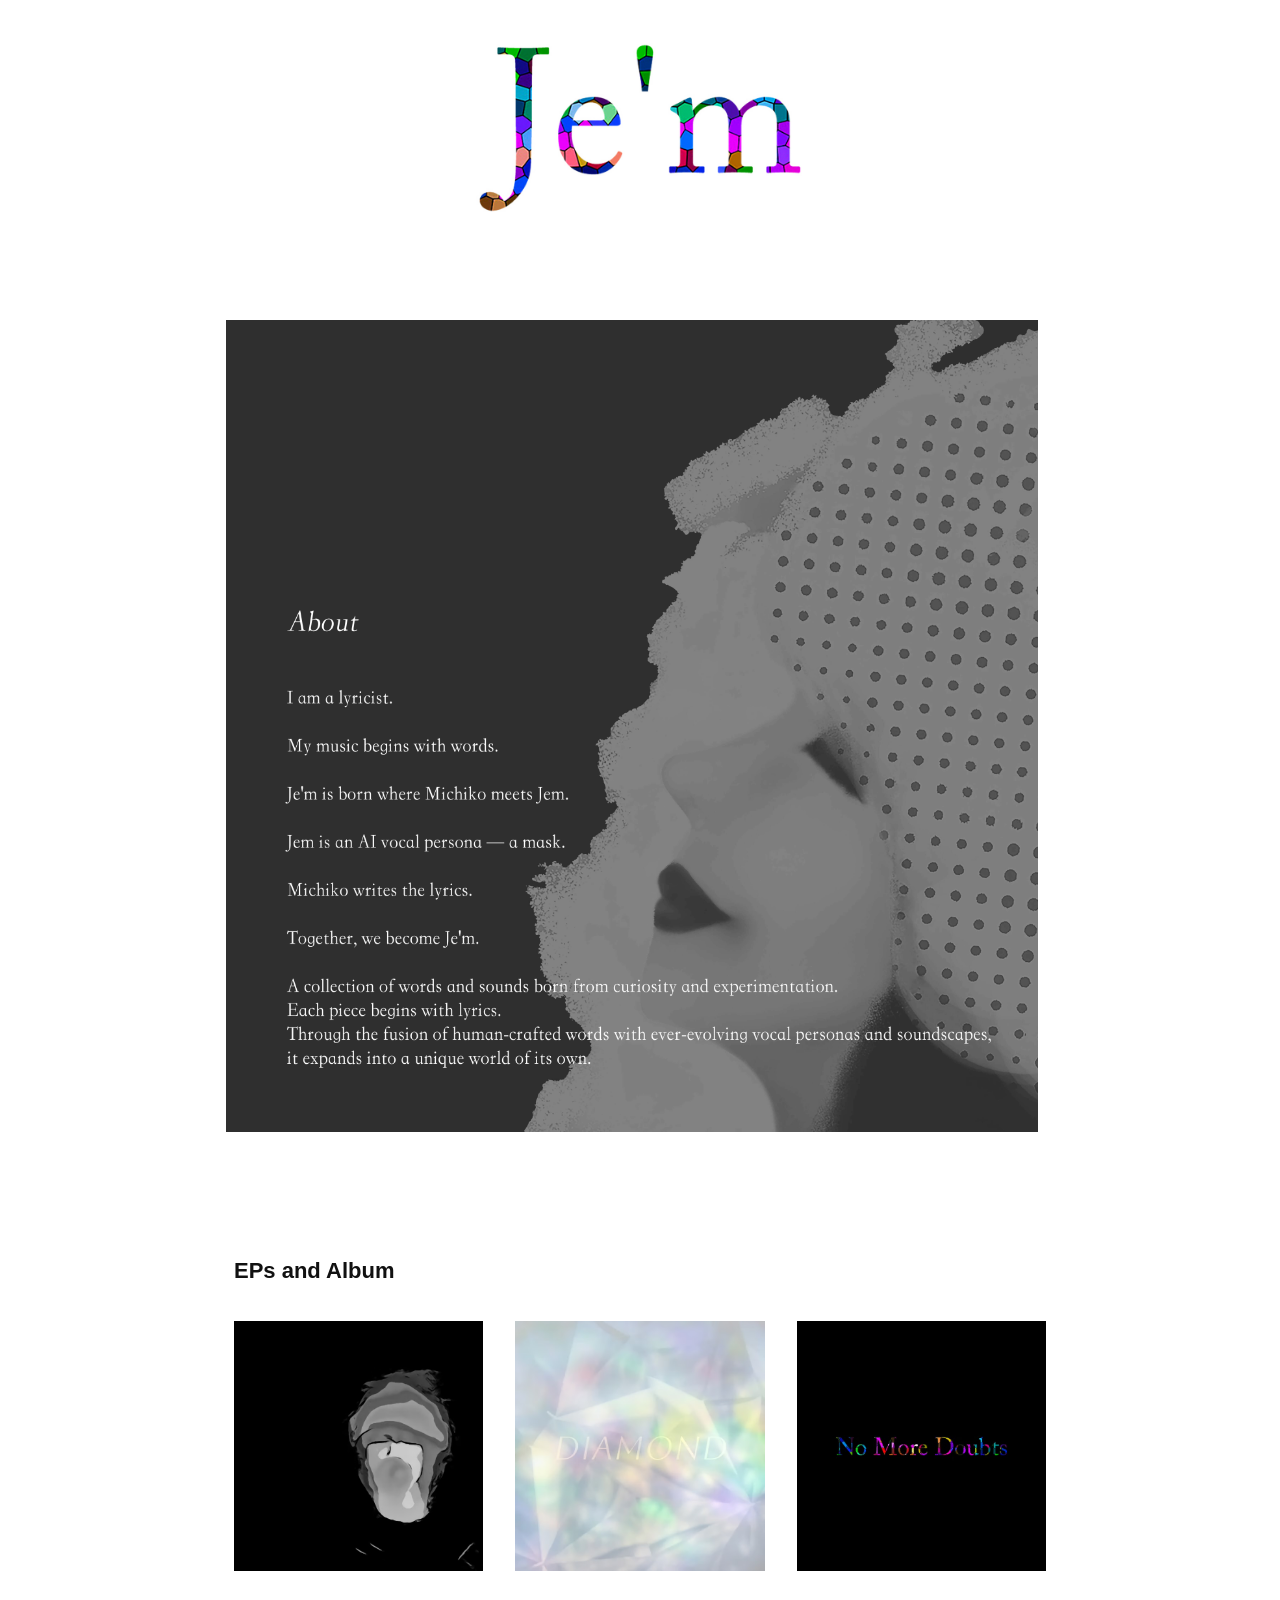
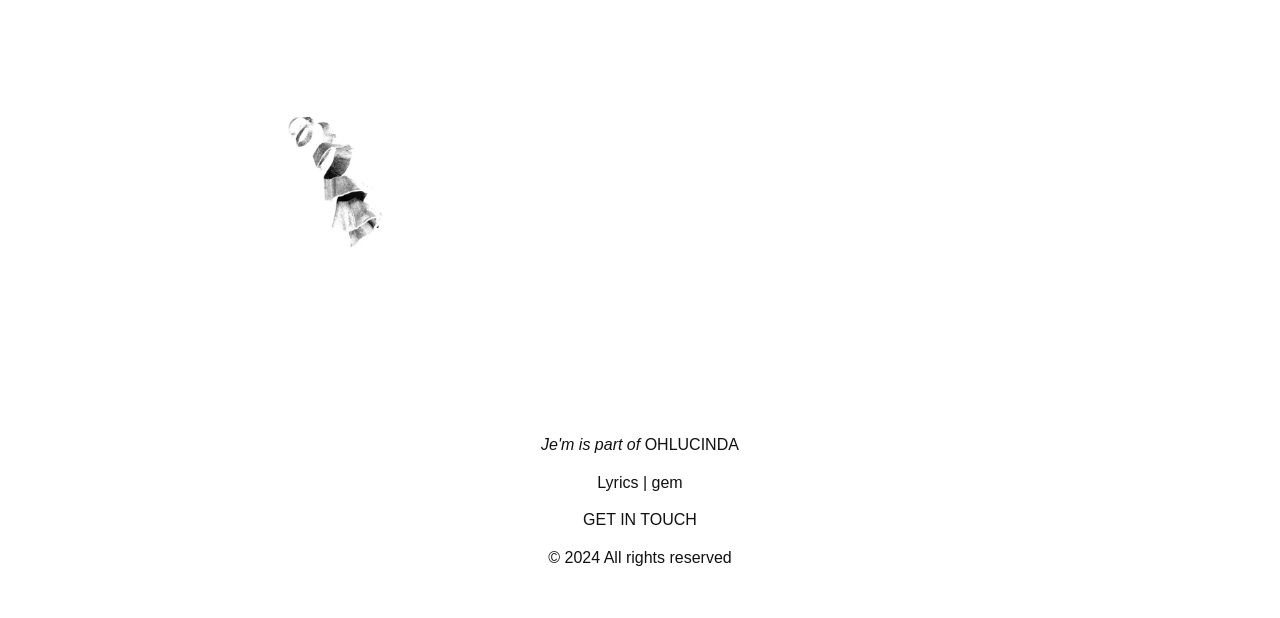
<file: index.html>
<!DOCTYPE html>
<html lang="en">
<head>
  <meta charset="UTF-8" />
  <meta name="viewport" content="width=device-width, initial-scale=1.0" />

  <title>Je'm | OHLUCINDA</title>
  <meta name="description" content="Where human-crafted lyrics meet evolving vocal personas and soundscapes." />

  <meta property="og:title" content="Je'm | OHLUCINDA" />
  <meta property="og:description" content="Where human-crafted lyrics meet evolving vocal personas and soundscapes." />
  <meta property="og:image" content="https://medium.ohlucinda.com/jem-z-og.jpg" />
  <meta property="og:url" content="https://medium.ohlucinda.com/" />
  <meta property="og:type" content="website" />

  <link rel="icon" href="images/favicon.ico" type="image/favicon.ico" />
  <link rel="apple-touch-icon.png" href="images/apple-touch-icon.png" />
  <link rel="stylesheet" href="style.css" />
</head>

<body>

  <!-- Page cover -->
  <header class="cover">
    <img
      class="cover-image"
      src="images/Je'mfile-2.jpg"
      alt=""
    />
  </header>

  <main class="page">

  <img
    class="body-image"
    src="images/jemmedium-sq1.jpg"
    alt=""
  />

 </main>

   <section class="releases">
      <h2>EPs and Album</h2>

      <div class="album-grid">
        <a
          class="album-link"
          href="https://music.apple.com/jp/album/rejoicing-ep/1880337592?l=en-US"
          aria-label="Open album 1"
        >
          <img
            src="images/rejoicing.jpg"
            alt=""
          />
        </a>

        <a
          class="album-link"
          href="https://music.apple.com/jp/album/diamond-variation/1894341702?l=en-US"
          aria-label="Open album 2"
        >
          <img
            src="images/diamondvariation.jpg"
            alt=""
          />
        </a>

        <a
          class="album-link"
          href="https://music.apple.com/jp/album/no-more-doubts-ep/6801478641?l=en-US"
          aria-label="Open album 3"
        >
          <img
            src="images/nomoredoubts.jpg"
            alt=""
          />
        </a>

        <a
          class="album-link"
          href="https://music.apple.com/jp/album/a-draft-ep/6773225641?l=en-US"
          aria-label="Open A Draft - EP"
        >
          <img
            src="images/adraft.jpg"
            alt=""
          />
        </a>
      </div>
    </section>

  <footer class="site-footer">
    <p><em>Je'm is part of</em> <a href="https://ohlucinda.com/">OHLUCINDA</a></p>

    <p>
      <a href="https://lyrics.ohlucinda.com/">Lyrics</a>
      |
      <a href="https://gem.ohlucinda.com/">gem</a>
    </p>

    <p>
      <a href="mailto:jemmusicja@duck.com">GET IN TOUCH</a>
    </p>

    <p>© 2024 All rights reserved</p>
  </footer>

</body>
</html>
</file>
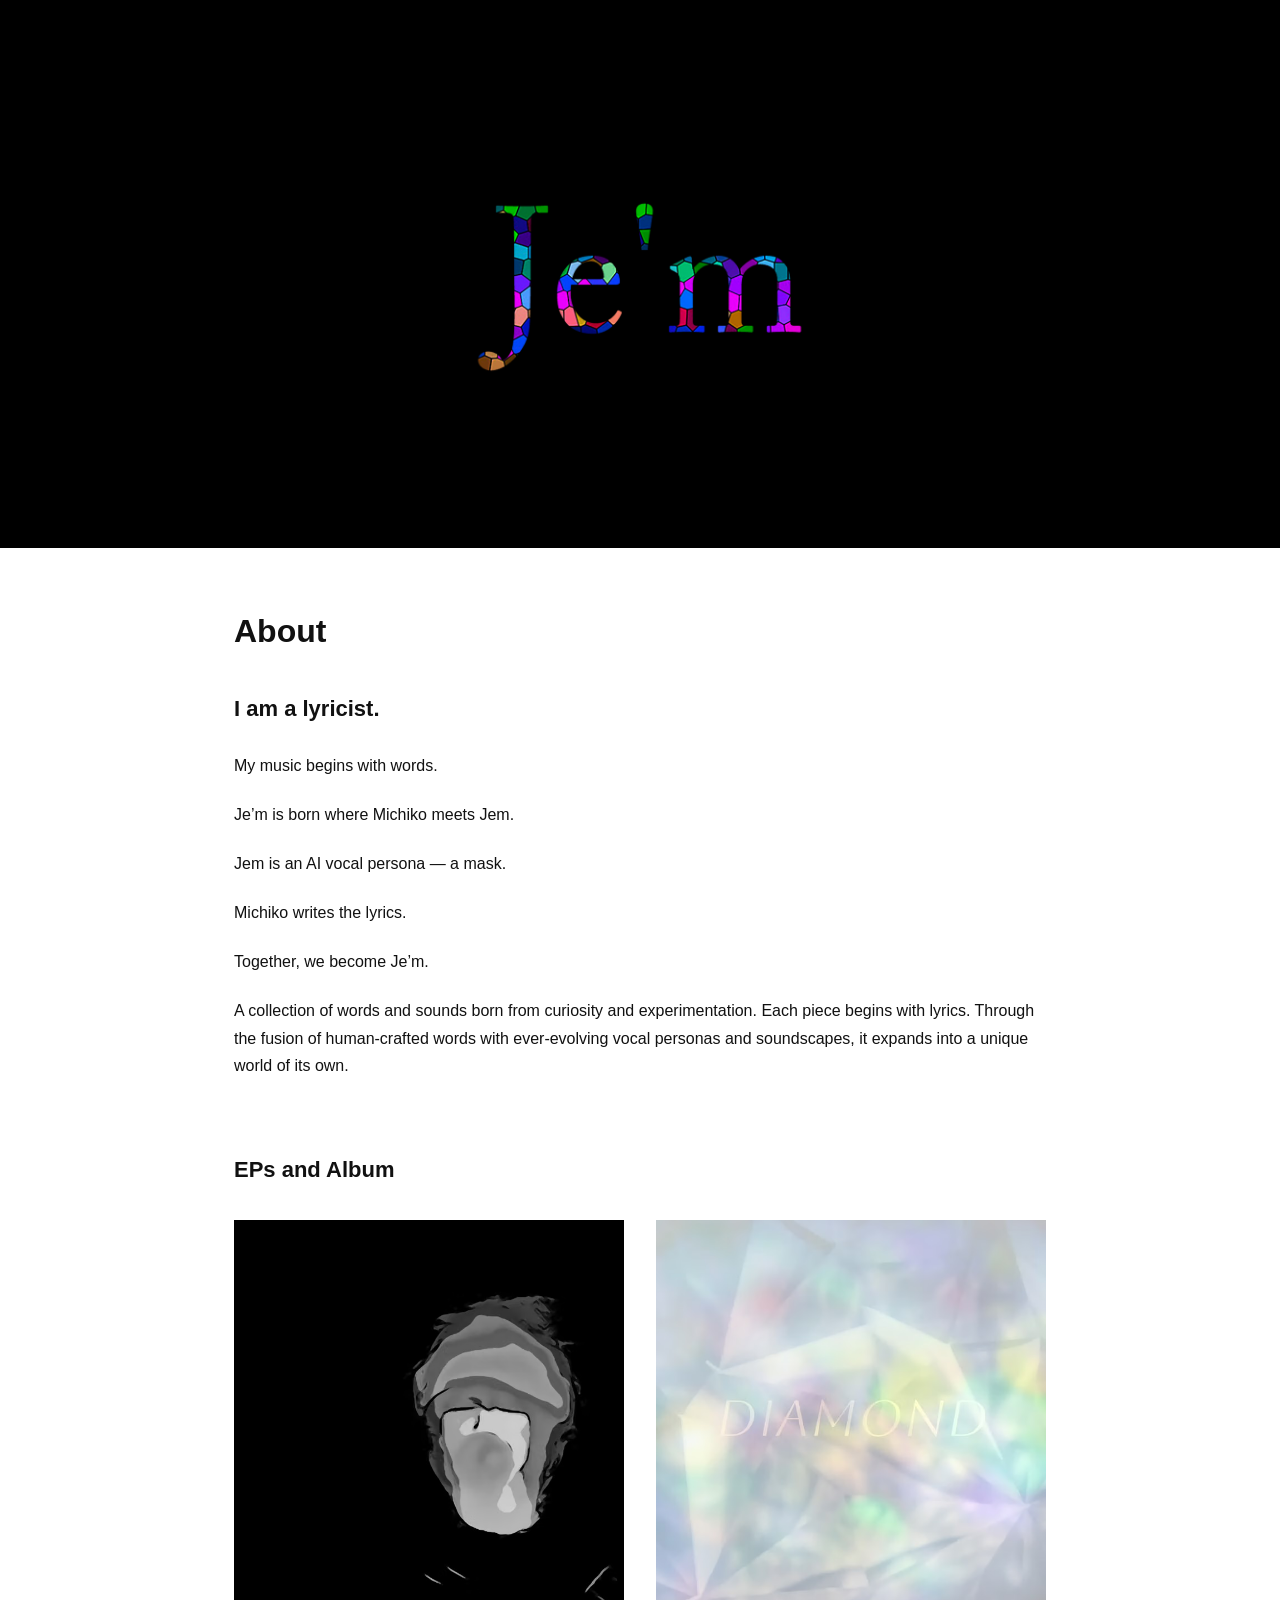
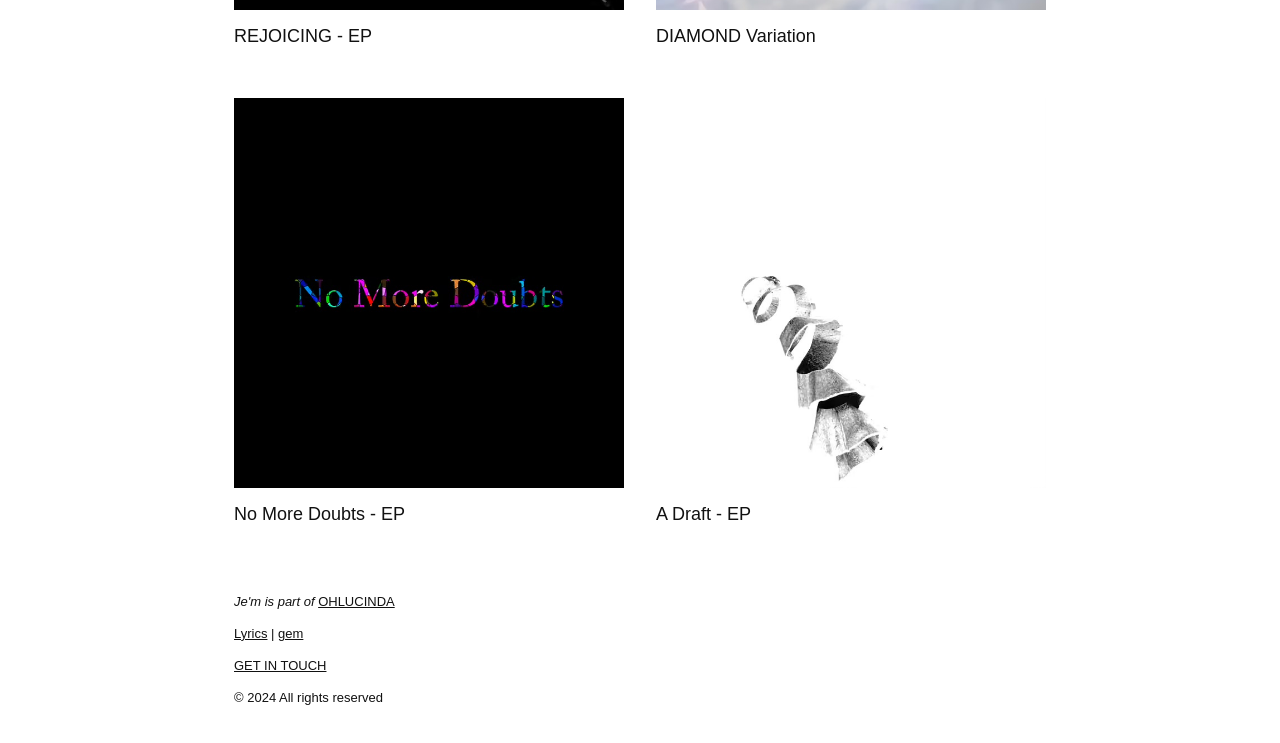
<file: aboutjem/index.html>
<!DOCTYPE html>
<html lang="en">
<head>
  <meta charset="UTF-8" />
  <meta name="viewport" content="width=device-width, initial-scale=1.0" />

  <title>Je'm | OHLUCINDA</title>
  <meta name="description" content="Where human-crafted lyrics meet evolving vocal personas and soundscapes." />

  <meta property="og:title" content="Je'm | OHLUCINDA" />
  <meta property="og:description" content="Where human-crafted lyrics meet evolving vocal personas and soundscapes." />
  <meta property="og:image" content="https://medium.ohlucinda.com/jem-z-og.jpg" />
  <meta property="og:url" content="https://medium.ohlucinda.com/" />
  <meta property="og:type" content="website" />

  <link rel="icon" href="../images/favicon.ico" type="image/favicon.ico" />
  <link rel="apple-touch-icon.png" href="../images/apple-touch-icon.png" />
  <link rel="stylesheet" href="style.css" />
</head>

<body>

  <!-- Cover -->
  <header class="cover">
    <img
      class="cover-image"
      src="../images/Je'mfile-1.jpg"
      alt=""
    />
  </header>

  <!-- Background image -->
  <div class="background-image"></div>

  <!-- White page area -->
  <main class="page">

    <section class="about">
      <h1>About</h1>

      <div class="about-text">
        <h2>I am a lyricist.</h2>

        <p>My music begins with words.</p>

        <p>Je’m is born where Michiko meets Jem.</p>

        <p>Jem is an AI vocal persona — a mask.</p>

        <p>Michiko writes the lyrics.</p>

        <p>Together, we become Je’m.</p>

        <p>
          A collection of words and sounds born from curiosity and experimentation.
          Each piece begins with lyrics. Through the fusion of human-crafted words
          with ever-evolving vocal personas and soundscapes, it expands into a
          unique world of its own.
        </p>
      </div>
    </section>

    <section class="releases">
      <h2>EPs and Album</h2>

      <div class="album-grid">

        <a
          class="album-link"
          href="https://music.apple.com/jp/album/rejoicing-ep/1880337592?l=en-US"
          aria-label="Open REJOICING - EP"
        >
          <img src="../images/rejoicing.jpg" alt="" />
          <span>REJOICING - EP</span>
        </a>

        <a
          class="album-link"
          href="https://music.apple.com/jp/album/diamond-variation/1894341702?l=en-US"
          aria-label="Open DIAMOND Variation"
        >
          <img src="../images/diamondvariation.jpg" alt="" />
          <span>DIAMOND Variation</span>
        </a>

        <a
          class="album-link"
          href="https://music.apple.com/jp/album/no-more-doubts-ep/1894552002?l=en-US"
          aria-label="Open No More Doubts - EP"
        >
          <img src="../images/nomoredoubts.jpg" alt="" />
          <span>No More Doubts - EP</span>
        </a>

        <a
          class="album-link"
          href="https://music.apple.com/jp/album/a-draft-ep/6773225641?l=en-US"
          aria-label="Open A Draft - EP"
        >
          <img src="../images/adraft.jpg" alt="" />
          <span>A Draft - EP</span>
        </a>

      </div>
    </section>

  </main>

  <footer class="site-footer">

    <p>
      <em>Je'm is part of</em>
      <a href="https://ohlucinda.com/">OHLUCINDA</a>
    </p>

    <p>
      <a href="https://lyrics.ohlucinda.com/">Lyrics</a>
      |
      <a href="https://gem.ohlucinda.com/">gem</a>
    </p>

    <p>
      <a href="mailto:jemmusicja@duck.com">GET IN TOUCH</a>
    </p>

    <p>© 2024 All rights reserved</p>

  </footer>

</body>
</html>
</file>
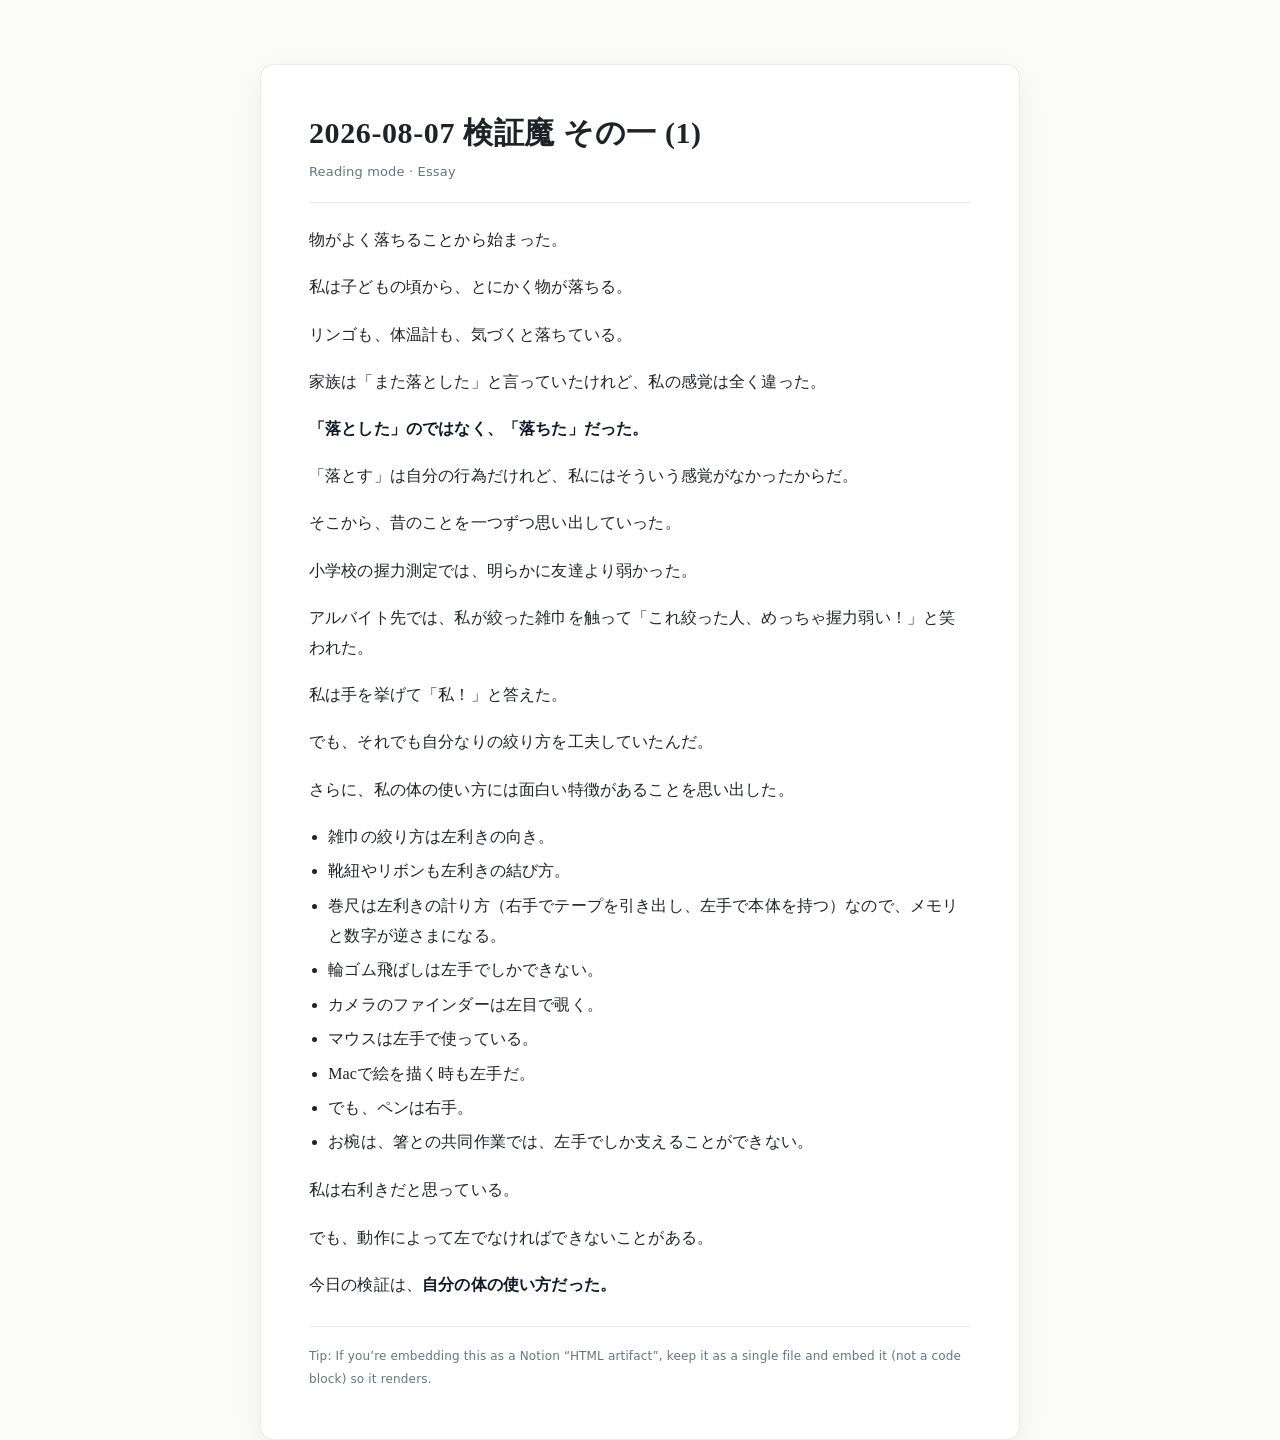
<file: kenshoma.index.html>
<!doctype html>
<html lang="ja">
<head>
  <meta charset="utf-8" />
  <meta name="viewport" content="width=device-width, initial-scale=1" />
  <title>2026-08-07 検証魔 その一 (1)</title>
  <meta name="color-scheme" content="light dark" />
  <style>
    :root{
      --bg:#fbfbf8;
      --paper:#ffffff;
      --text:#1f2328;
      --muted:#6b7280;
      --rule:rgba(0,0,0,.08);
      --accent:#111827;
      --max: 760px;
      --radius: 14px;
      --shadow: 0 10px 30px rgba(0,0,0,.06);
    }
    @media (prefers-color-scheme: dark){
      :root{
        --bg:#0b0f14;
        --paper:#0f1620;
        --text:#e6edf3;
        --muted:#9aa4b2;
        --rule:rgba(255,255,255,.10);
        --accent:#e6edf3;
        --shadow: 0 10px 30px rgba(0,0,0,.35);
      }
    }
    html,body{height:100%}
    body{
      margin:0;
      background:var(--bg);
      color:var(--text);
      font-family: ui-serif, "Hiragino Mincho ProN", "Yu Mincho", "Noto Serif JP", "Source Han Serif JP", serif;
      line-height:1.9;
      letter-spacing: .01em;
      -webkit-font-smoothing: antialiased;
      text-rendering: optimizeLegibility;
    }
    .wrap{
      max-width: var(--max);
      margin: clamp(24px, 6vw, 64px) auto;
      padding: 0 18px;
    }
    article{
      background: var(--paper);
      border: 1px solid var(--rule);
      border-radius: var(--radius);
      box-shadow: var(--shadow);
      padding: clamp(22px, 5vw, 48px);
    }
    header{
      margin-bottom: 22px;
      padding-bottom: 18px;
      border-bottom: 1px solid var(--rule);
    }
    h1{
      margin: 0 0 6px 0;
      font-size: clamp(22px, 3.2vw, 30px);
      line-height: 1.35;
      letter-spacing: .02em;
    }
    .meta{
      font-family: ui-sans-serif, system-ui, -apple-system, "Segoe UI", Roboto, "Noto Sans JP", "Hiragino Kaku Gothic ProN", "Yu Gothic", sans-serif;
      color: var(--muted);
      font-size: 13px;
    }
    p{margin: 0 0 1.05em 0;}
    strong{
      font-weight: 750;
      color: var(--accent);
    }
    ul{
      margin: .4em 0 1.1em 1.2em;
      padding:0;
    }
    li{margin:.25em 0;}
    footer{
      margin-top: 26px;
      padding-top: 18px;
      border-top: 1px solid var(--rule);
      color: var(--muted);
      font-family: ui-sans-serif, system-ui, -apple-system, "Segoe UI", Roboto, "Noto Sans JP", "Hiragino Kaku Gothic ProN", "Yu Gothic", sans-serif;
      font-size: 12px;
    }
  </style>
</head>

<body>
  <div class="wrap">
    <article>
      <header>
        <h1>2026-08-07 検証魔 その一 (1)</h1>
        <div class="meta">Reading mode · Essay</div>
      </header>

      <main>
        <p>物がよく落ちることから始まった。</p>
        <p>私は子どもの頃から、とにかく物が落ちる。</p>
        <p>リンゴも、体温計も、気づくと落ちている。</p>
        <p>家族は「また落とした」と言っていたけれど、私の感覚は全く違った。</p>
        <p><strong>「落とした」のではなく、「落ちた」だった。</strong></p>
        <p>「落とす」は自分の行為だけれど、私にはそういう感覚がなかったからだ。</p>
        <p>そこから、昔のことを一つずつ思い出していった。</p>
        <p>小学校の握力測定では、明らかに友達より弱かった。</p>
        <p>アルバイト先では、私が絞った雑巾を触って「これ絞った人、めっちゃ握力弱い！」と笑われた。</p>
        <p>私は手を挙げて「私！」と答えた。</p>
        <p>でも、それでも自分なりの絞り方を工夫していたんだ。</p>
        <p>さらに、私の体の使い方には面白い特徴があることを思い出した。</p>

        <ul>
          <li>雑巾の絞り方は左利きの向き。</li>
          <li>靴紐やリボンも左利きの結び方。</li>
          <li>巻尺は左利きの計り方（右手でテープを引き出し、左手で本体を持つ）なので、メモリと数字が逆さまになる。</li>
          <li>輪ゴム飛ばしは左手でしかできない。</li>
          <li>カメラのファインダーは左目で覗く。</li>
          <li>マウスは左手で使っている。</li>
          <li>Macで絵を描く時も左手だ。</li>
          <li>でも、ペンは右手。</li>
          <li>お椀は、箸との共同作業では、左手でしか支えることができない。</li>
        </ul>

        <p>私は右利きだと思っている。</p>
        <p>でも、動作によって左でなければできないことがある。</p>
        <p>今日の検証は、<strong>自分の体の使い方だった。</strong></p>
      </main>

      <footer>
        <div>Tip: If you’re embedding this as a Notion “HTML artifact”, keep it as a single file and embed it (not a code block) so it renders.</div>
      </footer>
    </article>
  </div>
</body>
</html>
</file>
<file: style.css>
:root {
  
  --page-background: #ffffff;
  --text-color: #111111;
  --muted-color: #666666;

  --page-width: 1080px;
  --content-width: 760px;

  --page-padding: clamp(24px, 5vw, 72px);
  --section-gap: clamp(64px, 10vw, 128px);
}

/* Base */
* {
  box-sizing: border-box;
}

html {
  font-size: 16px;
}

body {
  margin: 0;
  color: var(--text-color);
  background-color: var(--page-background);
  font-family: Arial, Helvetica, sans-serif;
  line-height: 1.7;
}

/* Cover image */
.cover {
  width: min(100%, var(--page-width));
  margin: 0 auto;
  height: clamp(160px, 20vw, 260px);
  overflow: hidden;
  background: #eeeeee;
}

.cover-image {
  display: block;
  width: 100%;
  height: 100%;
  object-fit: cover;
}
.body-image {
  display: block;
  width: min(100%, 812px);
  height: auto;
  margin-left: 62px;
  margin-right: 0;
}

/* Main page area */
.page {
  width: min(100%, var(--page-width));
  margin: 0 auto;
  padding: var(--page-padding);
}

/* Body area with optional independent background image */

.body-image {
  display: block;
  width: min(100%, 812px);
  height: auto;
}

/* About */
.about {
  min-height: 420px;
}

.about h1 {
  margin: 0 0 clamp(48px, 8vw, 96px);
  font-size: clamp(1.8rem, 4vw, 3.5rem);
  font-weight: 400;
  line-height: 1;
  letter-spacing: -0.05em;
}

.about-text {
  width: min(100%, var(--content-width));
}

.about-text h2 {
  margin: 0 0 2.5rem;
  font-size: clamp(1.4rem, 2.4vw, 2rem);
  font-weight: 400;
  line-height: 1.25;
}

.about-text p {
  margin: 0 0 1.75rem;
  font-size: clamp(1rem, 1.5vw, 1.25rem);
}

.about-text p:last-child {
  margin-bottom: 0;
}

/* Releases */
.releases {
  max-width: 860px;
  margin: 0 auto;
  padding: 56px 24px 40px;
}

.releases > h2 {
  margin: 0 0 32px;
  font-size: 22px;
  font-weight: 600;
}

/* Album covers */
.album-grid {
  display: grid;
  grid-template-columns: repeat(3, minmax(0, 1fr));
  gap: clamp(12px, 2.5vw, 32px);
}

.album-link {
  display: block;
  overflow: hidden;
  color: inherit;
  text-decoration: none;
}

.album-link img {
  display: block;
  width: 100%;
  aspect-ratio: 1 / 1;
  object-fit: cover;
  transition: opacity 180ms ease;
}

.album-link:hover img,
.album-link:focus-visible img {
  opacity: 0.60;
}

.album-link:focus-visible {
  outline: 2px solid currentColor;
  outline-offset: 6px;
}

/* Responsive layout */
@media (max-width: 640px) {
  
  :root {
    --body-background-image: url("images/jemmedium-p.jpg");
  }
  
  .cover {
  width: 100%;
  height: 180px;
}

  .body-image {
  width: 100%;
  margin-left: 0;
  margin-right: 0;
}
  .releases {
  position: relative;
  z-index: 1;
  background: #ffffff;
  margin-left: 0;
  margin-right: 0;
  padding: 32px 20px 40px;
}
  
  .page {
    padding: 32px 20px 56px;
  }

  .about h1 {
    margin-bottom: 56px;
  }

  .about-text p {
    margin-bottom: 1.4rem;
  }

  .album-grid {
    grid-template-columns: 1fr;
    gap: 20px;
  }

  .album-link img {
    aspect-ratio: 1 / 1;
  }
  
 }

/* Footer */
.site-footer {
  width: min(100%, var(--page-width));
  margin: clamp(80px, 12vw, 140px) auto 0;
  padding: 0 var(--page-padding) 48px;
  font-family: Arial, Helvetica, sans-serif;
  font-size: 1rem;
  line-height: 1.6;
  text-align: center;
}

.site-footer p {
  margin: 0 0 0.75rem;
}

.site-footer p:last-child {
  margin-bottom: 0;
}

.site-footer a {
  color: inherit;
  text-decoration: none;
}

.site-footer a:hover,
.site-footer a:focus-visible {
  text-decoration: underline;
}

@media (max-width: 640px) {
  .site-footer {
    margin-top: 0;
  }
}
@media (max-width: 1024px) {
  .body-image {
    margin-left: 0;
    margin-right: 0;
  }
}

@media (min-width: 1024px) and (max-width: 1180px) and (orientation: landscape) {
  .body-image {
    margin-left: 78px;
  }
}
@media (min-width: 641px) and (max-width: 1024px) and (orientation: portrait) {
  .body-image {
    width: calc(100% + 2 * (var(--page-padding) - 24px));
    margin-left: calc(-1 * (var(--page-padding) - 24px));
  }
}
</file>
<file: aboutjem/style.css>
* {
  box-sizing: border-box;
}

html {
  background: #fff;
}

body {
  margin: 0;
  background: #fff;
  color: #111;
  font-family:
    -apple-system,
    BlinkMacSystemFont,
    "Segoe UI",
    Roboto,
    "Noto Sans JP",
    sans-serif;
  line-height: 1.7;
}

.cover {
  width: 100%;
}

.cover-image {
  display: block;
  width: 100%;
  height: auto;
}

.background-image {
  width: 100%;
}

.background-image img {
  display: block;
  width: 100%;
  height: auto;
}

.page {
  max-width: 860px;
  margin: 0 auto;
  padding: 56px 24px 40px;
  background: #fff;
}

.about h1 {
  margin: 0 0 32px;
  font-size: 32px;
  font-weight: 600;
}

.about-text h2 {
  margin: 0 0 24px;
  font-size: 22px;
  font-weight: 600;
}

.about-text p {
  margin: 0 0 22px;
}

.releases {
  margin-top: 72px;
}

.releases > h2 {
  margin: 0 0 32px;
  font-size: 22px;
  font-weight: 600;
}

.album-grid {
  display: grid;
  grid-template-columns: repeat(2, minmax(0, 1fr));
  gap: 48px 32px;
}

.album-link {
  display: block;
  color: #111;
  text-decoration: none;
}

.album-link img {
  display: block;
  width: 100%;
  height: auto;
  aspect-ratio: 1 / 1;
  object-fit: cover;
}

.album-link span {
  display: block;
  margin-top: 14px;
  font-size: 18px;
  line-height: 1.4;
}

.site-footer {
  max-width: 860px;
  margin: 0 auto;
  padding: 24px;
  font-size: 13px;
}

.site-footer p {
  margin: 0 0 10px;
}

.site-footer a {
  color: inherit;
}

@media (max-width: 600px) {
  .page {
    padding: 40px 18px 32px;
  }

  .album-grid {
    grid-template-columns: repeat(2, minmax(0, 1fr));
    gap: 32px 16px;
  }

  .album-link span {
    font-size: 16px;
  }

  .site-footer {
    padding: 20px 18px;
  }
}
</file>
